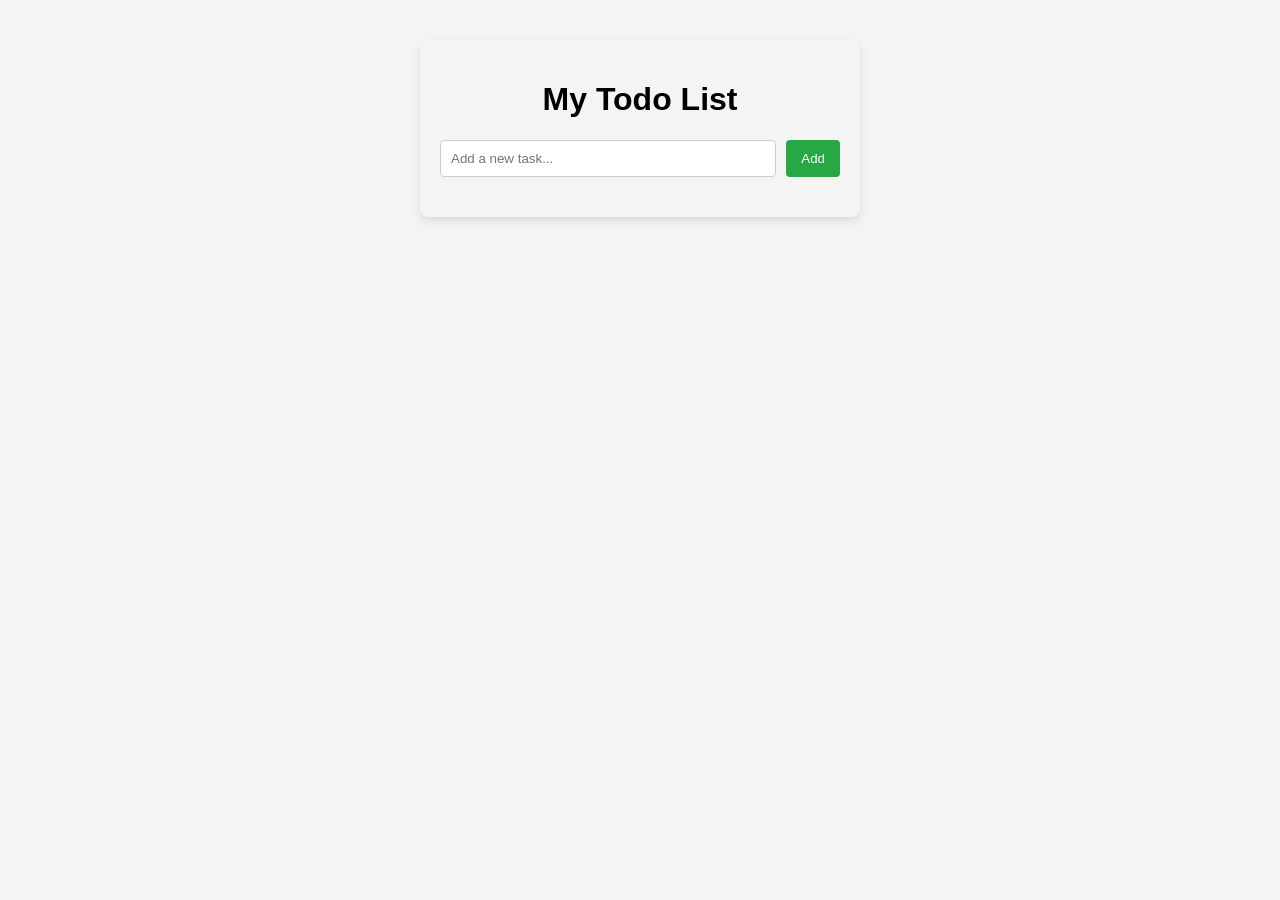
<file: 1-todo-list/index.html>
<!DOCTYPE html>
<html lang="en">
<head>
  <meta charset="UTF-8">
  <meta name="viewport" content="width=device-width, initial-scale=1.0">
  <title>Todo List Tracker</title>
  <link rel="stylesheet" href="style.css">
</head>
<body>

  <h1>My Todo List</h1>
  
  <form id="todo-form">
    <input type="text" id="todo-input" placeholder="Add a new task..." required>
    <button type="submit">Add</button>
  </form>

  <ul id="todo-list">
    <!-- Tasks will appear here dynamically -->
  </ul>

  <script src="script.js"></script>
</body>
</html>
</file>
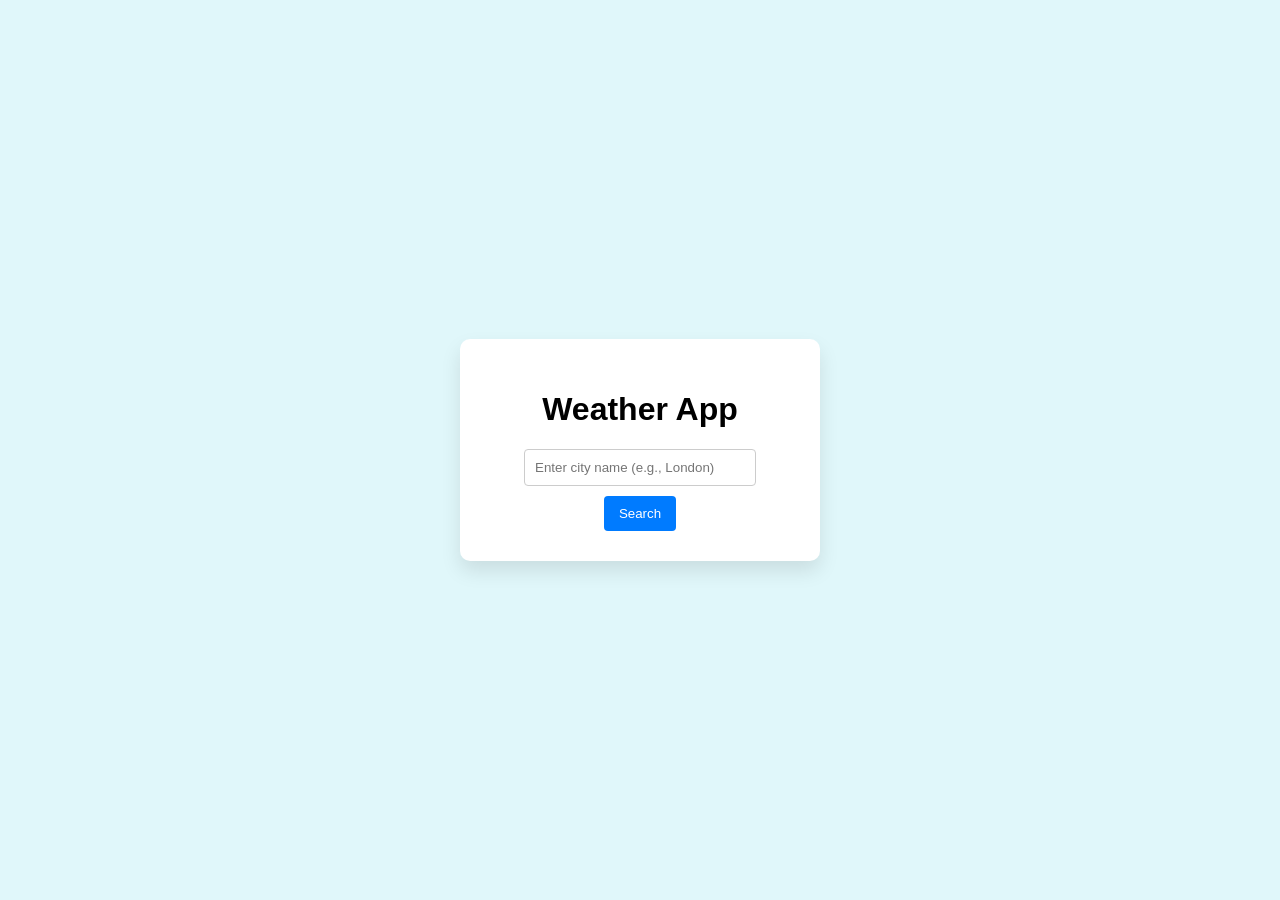
<file: 2-weather-dashboard/index.html>
<!DOCTYPE html>
<html lang="en">
<head>
  <meta charset="UTF-8">
  <meta name="viewport" content="width=device-width, initial-scale=1.0">
  <title>Weather Dashboard</title>
  <link rel="stylesheet" href="style.css">
</head>
<body>

  <div class="card">
    <h1>Weather App</h1>
    <input type="text" id="city-input" placeholder="Enter city name (e.g., London)">
    <button id="search-btn">Search</button>

    <div class="error" id="error-msg">City not found!</div>

    <div class="weather-info" id="weather-info">
      <h2 id="city-name">--</h2>
      <div class="temp"><span id="temperature">--</span>°C</div>
      <div class="desc" id="description">--</div>
    </div>
  </div>

  <script src="script.js"></script>
</body>
</html>
</file>
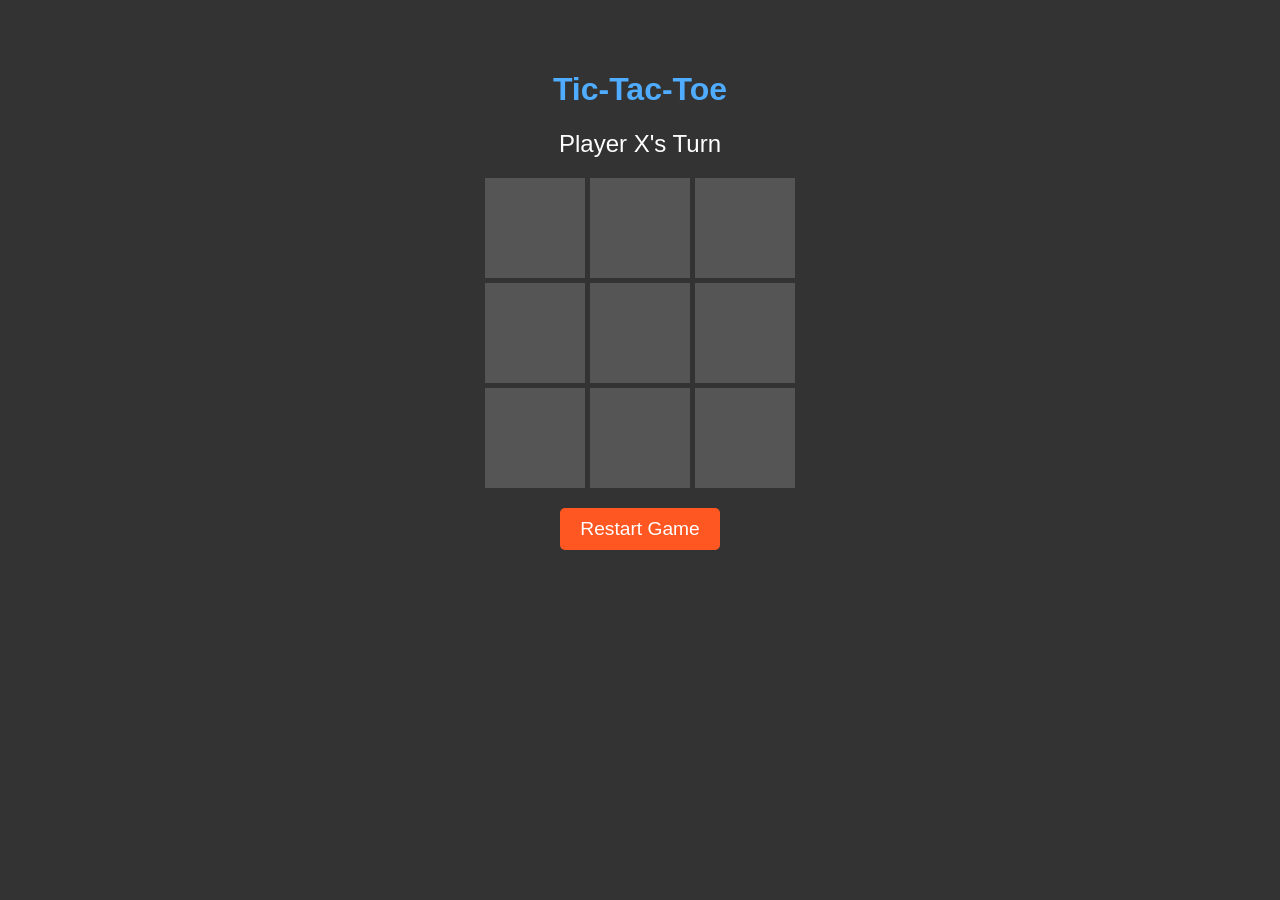
<file: 3-tic-tac-toe/index.html>
<!DOCTYPE html>
<html lang="en">
<head>
  <meta charset="UTF-8">
  <meta name="viewport" content="width=device-width, initial-scale=1.0">
  <title>Tic-Tac-Toe</title>
  <link rel="stylesheet" href="style.css">
</head>
<body>

  <h1>Tic-Tac-Toe</h1>
  <div id="status">Player X's Turn</div>

  <div class="board" id="board">
    <!-- Cells generated by JS -->
  </div>

  <button id="restart-btn">Restart Game</button>

  <script src="script.js"></script>
</body>
</html>
</file>
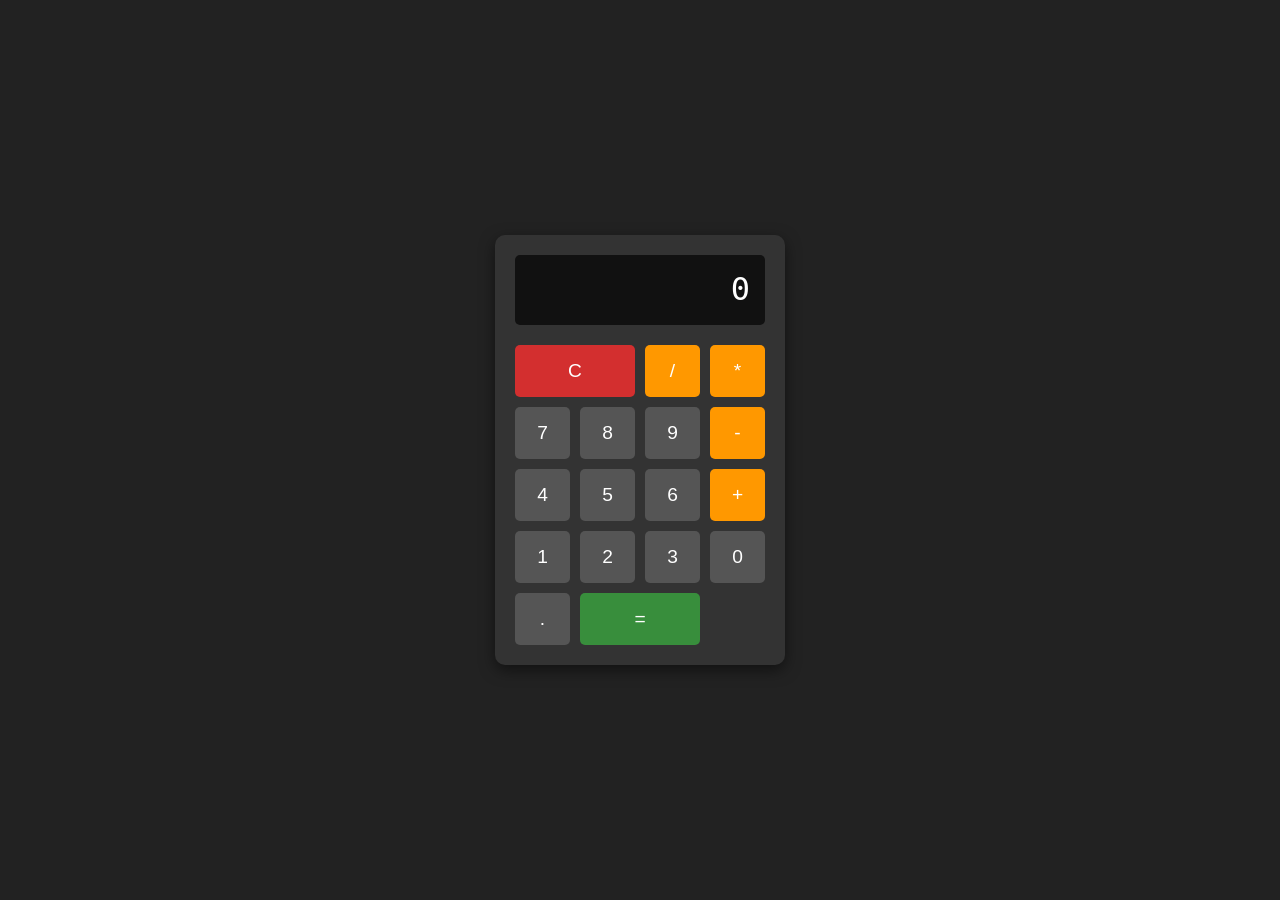
<file: 4-calculator/index.html>
<!DOCTYPE html>
<html lang="en">
<head>
  <meta charset="UTF-8">
  <meta name="viewport" content="width=device-width, initial-scale=1.0">
  <title>Calculator</title>
  <link rel="stylesheet" href="style.css">
</head>
<body>

  <div class="calculator">
    <div class="display" id="display">0</div>
    <div class="keys">
      <button class="clear" onclick="clearDisplay()">C</button>
      <button class="operator" onclick="appendOperator('/')">/</button>
      <button class="operator" onclick="appendOperator('*')">*</button>
      
      <button onclick="appendNumber('7')">7</button>
      <button onclick="appendNumber('8')">8</button>
      <button onclick="appendNumber('9')">9</button>
      <button class="operator" onclick="appendOperator('-')">-</button>
      
      <button onclick="appendNumber('4')">4</button>
      <button onclick="appendNumber('5')">5</button>
      <button onclick="appendNumber('6')">6</button>
      <button class="operator" onclick="appendOperator('+')">+</button>
      
      <button onclick="appendNumber('1')">1</button>
      <button onclick="appendNumber('2')">2</button>
      <button onclick="appendNumber('3')">3</button>
      
      <button onclick="appendNumber('0')">0</button>
      <button onclick="appendNumber('.')">.</button>
      <button class="equal" onclick="calculateResult()">=</button>
    </div>
  </div>

  <script src="script.js"></script>
</body>
</html>
</file>
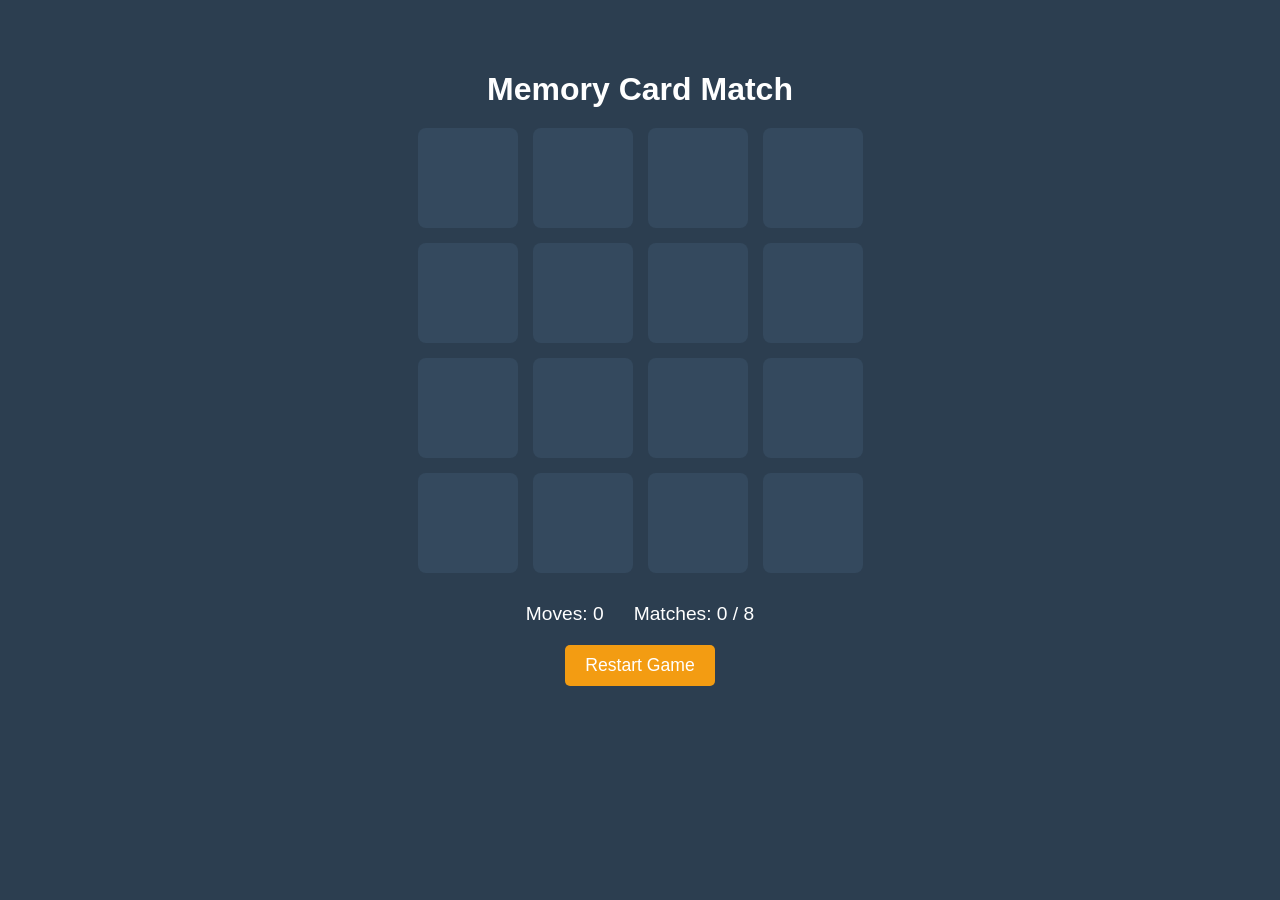
<file: 5-memory-card-game/index.html>
<!DOCTYPE html>
<html lang="en">
<head>
  <meta charset="UTF-8">
  <meta name="viewport" content="width=device-width, initial-scale=1.0">
  <title>Memory Card Game</title>
  <link rel="stylesheet" href="style.css">
</head>
<body>

  <h1>Memory Card Match</h1>
  
  <div class="grid" id="grid">
    <!-- Cards will be generated by JavaScript -->
  </div>

  <div class="stats">
    <div>Moves: <span id="moves">0</span></div>
    <div>Matches: <span id="matches">0</span> / 8</div>
  </div>

  <button onclick="startGame()">Restart Game</button>

  <script src="script.js"></script>
</body>
</html>
</file>
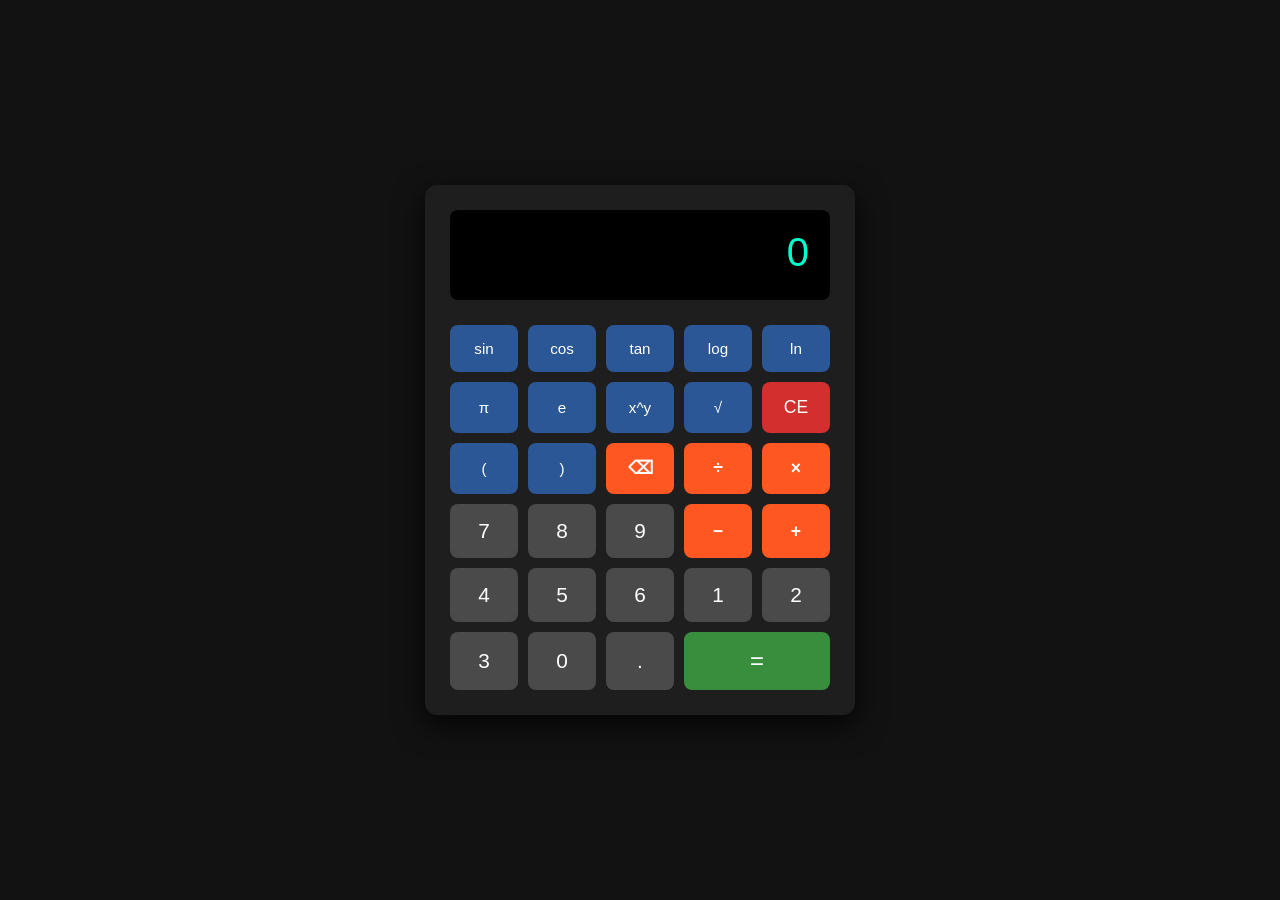
<file: 6-scientific-calculator/index.html>
<!DOCTYPE html>
<html lang="en">
<head>
  <meta charset="UTF-8">
  <meta name="viewport" content="width=device-width, initial-scale=1.0">
  <title>Scientific Calculator</title>
  <link rel="stylesheet" href="style.css">
</head>
<body>

  <div class="calculator">
    <div class="display" id="display">0</div>
    <div class="keys">
      <!-- Scientific Row 1 -->
      <button class="scientific" onclick="appendValue('sin(')">sin</button>
      <button class="scientific" onclick="appendValue('cos(')">cos</button>
      <button class="scientific" onclick="appendValue('tan(')">tan</button>
      <button class="scientific" onclick="appendValue('log(')">log</button>
      <button class="scientific" onclick="appendValue('ln(')">ln</button>

      <!-- Scientific Row 2 -->
      <button class="scientific" onclick="appendValue('Math.PI')">π</button>
      <button class="scientific" onclick="appendValue('Math.E')">e</button>
      <button class="scientific" onclick="appendValue('^')">x^y</button>
      <button class="scientific" onclick="appendValue('√(')">√</button>
      <button class="clear" onclick="clearDisplay()">CE</button>

      <!-- Row 3 -->
      <button class="scientific" onclick="appendValue('(')">(</button>
      <button class="scientific" onclick="appendValue(')')">)</button>
      <button class="operator" onclick="deleteLast()">⌫</button>
      <button class="operator" onclick="appendValue('/')">÷</button>
      <button class="operator" onclick="appendValue('*')">×</button>

      <!-- Row 4 -->
      <button class="number" onclick="appendValue('7')">7</button>
      <button class="number" onclick="appendValue('8')">8</button>
      <button class="number" onclick="appendValue('9')">9</button>
      <button class="operator" onclick="appendValue('-')">−</button>
      <button class="operator" onclick="appendValue('+')">+</button>

      <!-- Row 5 -->
      <button class="number" onclick="appendValue('4')">4</button>
      <button class="number" onclick="appendValue('5')">5</button>
      <button class="number" onclick="appendValue('6')">6</button>
      <button class="number" onclick="appendValue('1')">1</button>
      <button class="number" onclick="appendValue('2')">2</button>
      
      <!-- Row 6 -->
      <button class="number" onclick="appendValue('3')">3</button>
      <button class="number" onclick="appendValue('0')">0</button>
      <button class="number" onclick="appendValue('.')">.</button>
      <button class="equal" onclick="calculateResult()">=</button>
    </div>
  </div>

  <script src="script.js"></script>
</body>
</html>
</file>
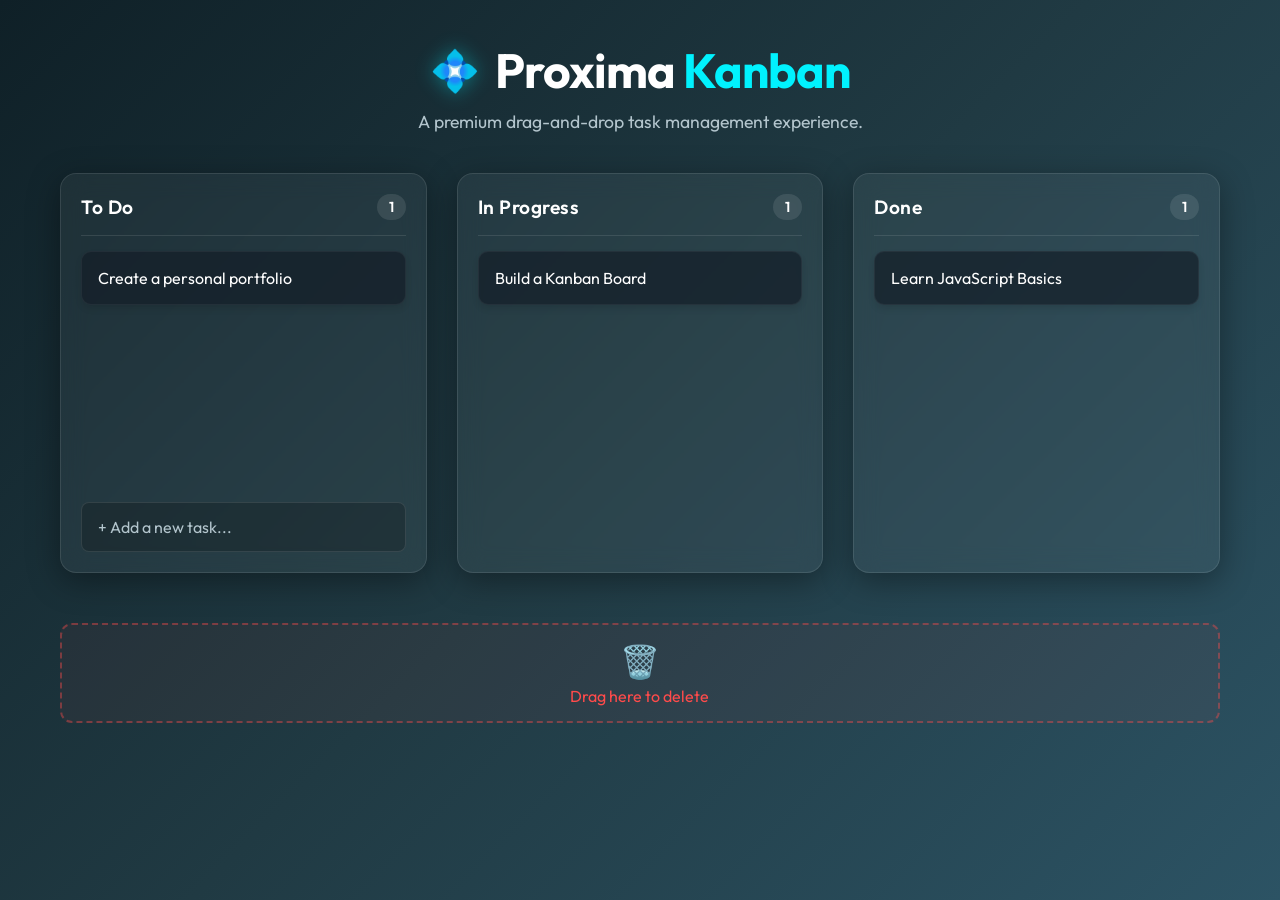
<file: 7-kanban-board/index.html>
<!DOCTYPE html>
<html lang="en">
<head>
    <meta charset="UTF-8">
    <meta name="viewport" content="width=device-width, initial-scale=1.0">
    <title>Proxima Kanban | Task Manager</title>
    <link href="https://fonts.googleapis.com/css2?family=Outfit:wght@300;400;500;600;700&display=swap" rel="stylesheet">
    <link rel="stylesheet" href="style.css">
</head>
<body>

    <div class="app-container">
        <header class="app-header">
            <div class="logo">
                <span class="logo-icon">💠</span>
                <h1>Proxima <span>Kanban</span></h1>
            </div>
            <p>A premium drag-and-drop task management experience.</p>
        </header>

        <main class="board">
            
            <!-- TODO COLUMN -->
            <div class="column" id="todo-column">
                <div class="column-header">
                    <h2>To Do</h2>
                    <span class="count" id="todo-count">0</span>
                </div>
                <div class="task-list" id="todo-list" data-status="todo">
                    <!-- Tasks injected here -->
                </div>
                <div class="add-task-container">
                    <input type="text" id="todo-input" placeholder="+ Add a new task..." autocomplete="off">
                </div>
            </div>

            <!-- IN PROGRESS COLUMN -->
            <div class="column" id="prog-column">
                <div class="column-header">
                    <h2>In Progress</h2>
                    <span class="count" id="prog-count">0</span>
                </div>
                <div class="task-list" id="progress-list" data-status="progress">
                    <!-- Tasks injected here -->
                </div>
            </div>

            <!-- DONE COLUMN -->
            <div class="column" id="done-column">
                <div class="column-header">
                    <h2>Done</h2>
                    <span class="count" id="done-count">0</span>
                </div>
                <div class="task-list" id="done-list" data-status="done">
                    <!-- Tasks injected here -->
                </div>
            </div>

            <!-- TRASH ZONE -->
            <div class="trash-zone" id="trash-zone">
                <div class="trash-icon">🗑️</div>
                <p>Drag here to delete</p>
            </div>

        </main>
    </div>

    <script src="script.js"></script>
</body>
</html>
</file>
<file: 1-todo-list/style.css>
body { font-family: sans-serif; max-width: 400px; margin: 40px auto; padding: 20px; background: #f4f4f4; border-radius: 8px; box-shadow: 0 4px 8px rgba(0,0,0,0.1); }
h1 { text-align: center; }
#todo-form { display: flex; gap: 10px; margin-bottom: 20px; }
#todo-input { flex-grow: 1; padding: 10px; border: 1px solid #ccc; border-radius: 4px; }
button { padding: 10px 15px; border: none; background: #28a745; color: white; border-radius: 4px; cursor: pointer; }
button:hover { background: #218838; }
ul { list-style: none; padding: 0; }
li { background: white; padding: 10px; display: flex; justify-content: space-between; align-items: center; border-bottom: 1px solid #eee; }
li.completed span { text-decoration: line-through; color: #888; }
.delete-btn { background: #dc3545; padding: 5px 10px; margin-left:10px; }
.delete-btn:hover { background: #c82333; }
</file>
<file: 2-weather-dashboard/style.css>
body { font-family: sans-serif; background: #e0f7fa; display: flex; justify-content: center; align-items: center; height: 100vh; margin: 0; }
.card { background: white; padding: 30px; border-radius: 10px; box-shadow: 0 10px 20px rgba(0,0,0,0.1); text-align: center; width: 300px; }
input { padding: 10px; width: 70%; margin-bottom: 10px; border: 1px solid #ccc; border-radius: 4px; }
button { padding: 10px 15px; background: #007bff; color: white; border: none; border-radius: 4px; cursor: pointer; }
button:hover { background: #0056b3; }
.weather-info { margin-top: 20px; display: none; }
.weather-info h2 { margin: 10px 0; }
.temp { font-size: 2rem; font-weight: bold; color: #ff5722; }
.desc { text-transform: capitalize; color: #666; }
.error { color: #dc3545; display: none; margin-top: 10px; }
</file>
<file: 3-tic-tac-toe/style.css>
body { font-family: sans-serif; display: flex; flex-direction: column; align-items: center; margin-top: 50px; background-color: #333; color: white; }
h1 { color: #4facfe; }
.board { display: grid; grid-template-columns: repeat(3, 100px); grid-template-rows: repeat(3, 100px); gap: 5px; margin-bottom: 20px; }
.cell { background: #555; display: flex; justify-content: center; align-items: center; font-size: 3rem; font-weight: bold; cursor: pointer; transition: background 0.2s; }
.cell:hover { background: #666; }
.cell.taken { cursor: not-allowed; }
#status { font-size: 1.5rem; margin-bottom: 20px; }
button { padding: 10px 20px; font-size: 1.2rem; background: #ff5722; color: white; border: none; cursor: pointer; border-radius: 5px; }
button:hover { background: #e64a19; }
</file>
<file: 4-calculator/style.css>
body { font-family: monospace; display: flex; justify-content: center; align-items: center; height: 100vh; background-color: #222; color: #fff; margin: 0; }
.calculator { background: #333; padding: 20px; border-radius: 10px; box-shadow: 0px 5px 15px rgba(0,0,0,0.5); width: 250px; }
.display { background: #111; padding: 15px; margin-bottom: 20px; text-align: right; font-size: 2rem; border-radius: 5px; min-height: 40px; overflow: hidden; white-space: nowrap; text-overflow: ellipsis; }
.keys { display: grid; grid-template-columns: repeat(4, 1fr); gap: 10px; }
button { padding: 15px; font-size: 1.2rem; cursor: pointer; border: none; border-radius: 5px; background: #555; color: white; transition: 0.1s; }
button:hover { background: #666; }
button:active { transform: scale(0.95); }
.operator { background: #ff9800; }
.operator:hover { background: #e68a00; }
.clear { grid-column: span 2; background: #d32f2f; }
.clear:hover { background: #b71c1c; }
.equal { grid-column: span 2; background: #388e3c; }
.equal:hover { background: #2e7d32; }
</file>
<file: 5-memory-card-game/style.css>
body { font-family: sans-serif; display: flex; flex-direction: column; align-items: center; background-color: #2c3e50; color: white; margin-top: 50px; }
h1 { margin-bottom: 20px; }
.grid { display: grid; grid-template-columns: repeat(4, 100px); gap: 15px; perspective: 1000px; }
.card { width: 100px; height: 100px; background-color: #34495e; cursor: pointer; display: flex; justify-content: center; align-items: center; border-radius: 8px; font-size: 2.5rem; transition: transform 0.6s; transform-style: preserve-3d; }
.card.flip { transform: rotateY(180deg); background-color: #1abc9c; cursor: default; }
.card.matched { background-color: #e74c3c; cursor: default; opacity: 0.8; }
/* Hide the text initially by rotating it to the back */
.card span { display: none; transform: rotateY(180deg); }
.card.flip span { display: block; }
.stats { margin-top: 30px; font-size: 1.2rem; display: flex; gap: 30px; }
button { margin-top: 20px; padding: 10px 20px; font-size: 1.1rem; border: none; border-radius: 5px; background: #f39c12; color: white; cursor: pointer; }
button:hover { background: #d68910; }
</file>
<file: 6-scientific-calculator/style.css>
body { font-family: 'Segoe UI', Tahoma, Geneva, Verdana, sans-serif; display: flex; justify-content: center; align-items: center; height: 100vh; background-color: #121212; color: #fff; margin: 0; }
.calculator { background: #1e1e1e; padding: 25px; border-radius: 12px; box-shadow: 0px 10px 30px rgba(0,0,0,0.8); width: 380px; }
.display { background: #000; padding: 20px; margin-bottom: 25px; text-align: right; font-size: 2.5rem; border-radius: 8px; min-height: 50px; overflow: hidden; white-space: nowrap; text-overflow: ellipsis; color: #00ffcc; letter-spacing: 1px; }
.keys { display: grid; grid-template-columns: repeat(5, 1fr); gap: 10px; }
button { padding: 15px 10px; font-size: 1.1rem; cursor: pointer; border: none; border-radius: 8px; background: #333; color: white; transition: background 0.2s, transform 0.1s; }
button:hover { background: #444; }
button:active { transform: scale(0.95); }
.operator { background: #ff5722; font-weight: bold; }
.operator:hover { background: #e64a19; }
.scientific { background: #2b5797; font-size: 0.95rem; }
.scientific:hover { background: #1e3f70; }
.clear { background: #d32f2f; }
.clear:hover { background: #b71c1c; }
.equal { grid-column: span 2; background: #388e3c; font-size: 1.5rem; }
.equal:hover { background: #2e7d32; }
.number { background: #4a4a4a; font-size: 1.3rem; }
.number:hover { background: #5a5a5a; }
</file>
<file: 7-kanban-board/style.css>
:root {
    --bg-gradient: linear-gradient(135deg, #0f2027, #203a43, #2c5364);
    --glass-bg: rgba(255, 255, 255, 0.05);
    --glass-border: rgba(255, 255, 255, 0.1);
    --glass-shadow: 0 8px 32px 0 rgba(0, 0, 0, 0.37);
    --text-primary: #ffffff;
    --text-secondary: #b3c5cd;
    --accent: #00f2fe;
    --accent-glow: rgba(0, 242, 254, 0.4);
    --danger: #ff4b4b;
    --card-bg: rgba(20, 30, 40, 0.7);
}

* {
    margin: 0;
    padding: 0;
    box-sizing: border-box;
    font-family: 'Outfit', sans-serif;
}

body {
    background: var(--bg-gradient);
    color: var(--text-primary);
    min-height: 100vh;
    display: flex;
    justify-content: center;
    overflow-x: hidden;
}

.app-container {
    width: 100%;
    max-width: 1200px;
    padding: 40px 20px;
    display: flex;
    flex-direction: column;
    gap: 40px;
}

/* Header */
.app-header {
    text-align: center;
    animation: fadeInDown 0.8s ease;
}

.logo {
    display: flex;
    align-items: center;
    justify-content: center;
    gap: 15px;
    margin-bottom: 10px;
}

.logo-icon {
    font-size: 2.5rem;
    filter: drop-shadow(0 0 10px var(--accent-glow));
}

.app-header h1 {
    font-size: 3rem;
    font-weight: 700;
    letter-spacing: -1px;
}

.app-header h1 span {
    color: var(--accent);
}

.app-header p {
    color: var(--text-secondary);
    font-size: 1.1rem;
}

/* Board Layout */
.board {
    display: grid;
    grid-template-columns: repeat(auto-fit, minmax(320px, 1fr));
    gap: 30px;
    align-items: start;
    position: relative;
}

/* Columns */
.column {
    background: var(--glass-bg);
    backdrop-filter: blur(12px);
    -webkit-backdrop-filter: blur(12px);
    border: 1px solid var(--glass-border);
    border-radius: 16px;
    padding: 20px;
    box-shadow: var(--glass-shadow);
    display: flex;
    flex-direction: column;
    gap: 15px;
    min-height: 400px;
    transition: transform 0.3s ease, background 0.3s ease;
}

.column.drag-over {
    background: rgba(255, 255, 255, 0.08);
    border: 1px dashed var(--accent);
}

.column-header {
    display: flex;
    justify-content: space-between;
    align-items: center;
    padding-bottom: 15px;
    border-bottom: 1px solid var(--glass-border);
}

.column-header h2 {
    font-size: 1.2rem;
    font-weight: 600;
    letter-spacing: 0.5px;
}

.count {
    background: rgba(255, 255, 255, 0.1);
    padding: 4px 12px;
    border-radius: 20px;
    font-size: 0.9rem;
    font-weight: 600;
}

/* Task List */
.task-list {
    flex-grow: 1;
    display: flex;
    flex-direction: column;
    gap: 12px;
    min-height: 50px;
}

/* Tasks */
.task {
    background: var(--card-bg);
    border: 1px solid rgba(255,255,255,0.05);
    padding: 16px;
    border-radius: 10px;
    cursor: grab;
    transition: all 0.2s ease;
    box-shadow: 0 4px 6px rgba(0,0,0,0.1);
    user-select: none;
    display: flex;
    justify-content: space-between;
    align-items: center;
    animation: zoomIn 0.3s ease;
}

.task:hover {
    transform: translateY(-3px);
    box-shadow: 0 8px 15px rgba(0,0,0,0.2);
    border-color: rgba(255,255,255,0.15);
}

.task:active {
    cursor: grabbing;
}

.task.dragging {
    opacity: 0.5;
    transform: scale(0.95);
}

/* Input */
.add-task-container {
    margin-top: 10px;
}

#todo-input {
    width: 100%;
    background: rgba(0, 0, 0, 0.2);
    border: 1px solid var(--glass-border);
    padding: 14px 16px;
    border-radius: 8px;
    color: white;
    font-size: 1rem;
    outline: none;
    transition: all 0.3s ease;
}

#todo-input::placeholder {
    color: var(--text-secondary);
}

#todo-input:focus {
    border-color: var(--accent);
    box-shadow: 0 0 10px var(--accent-glow);
    background: rgba(0, 0, 0, 0.4);
}

/* Trash Zone */
.trash-zone {
    grid-column: 1 / -1;
    height: 100px;
    border: 2px dashed rgba(255, 75, 75, 0.4);
    border-radius: 12px;
    display: flex;
    flex-direction: column;
    justify-content: center;
    align-items: center;
    color: var(--danger);
    transition: all 0.3s ease;
    background: rgba(255, 75, 75, 0.05);
    margin-top: 20px;
}

.trash-zone.drag-over {
    background: rgba(255, 75, 75, 0.2);
    border-color: var(--danger);
    transform: scale(1.02);
}

.trash-zone .trash-icon {
    font-size: 2rem;
    margin-bottom: 5px;
}

/* Animations */
@keyframes fadeInDown {
    from { opacity: 0; transform: translateY(-20px); }
    to { opacity: 1; transform: translateY(0); }
}

@keyframes zoomIn {
    from { opacity: 0; transform: scale(0.9); }
    to { opacity: 1; transform: scale(1); }
}

/* Responsive */
@media (max-width: 768px) {
    .board {
        grid-template-columns: 1fr;
    }
}
</file>
